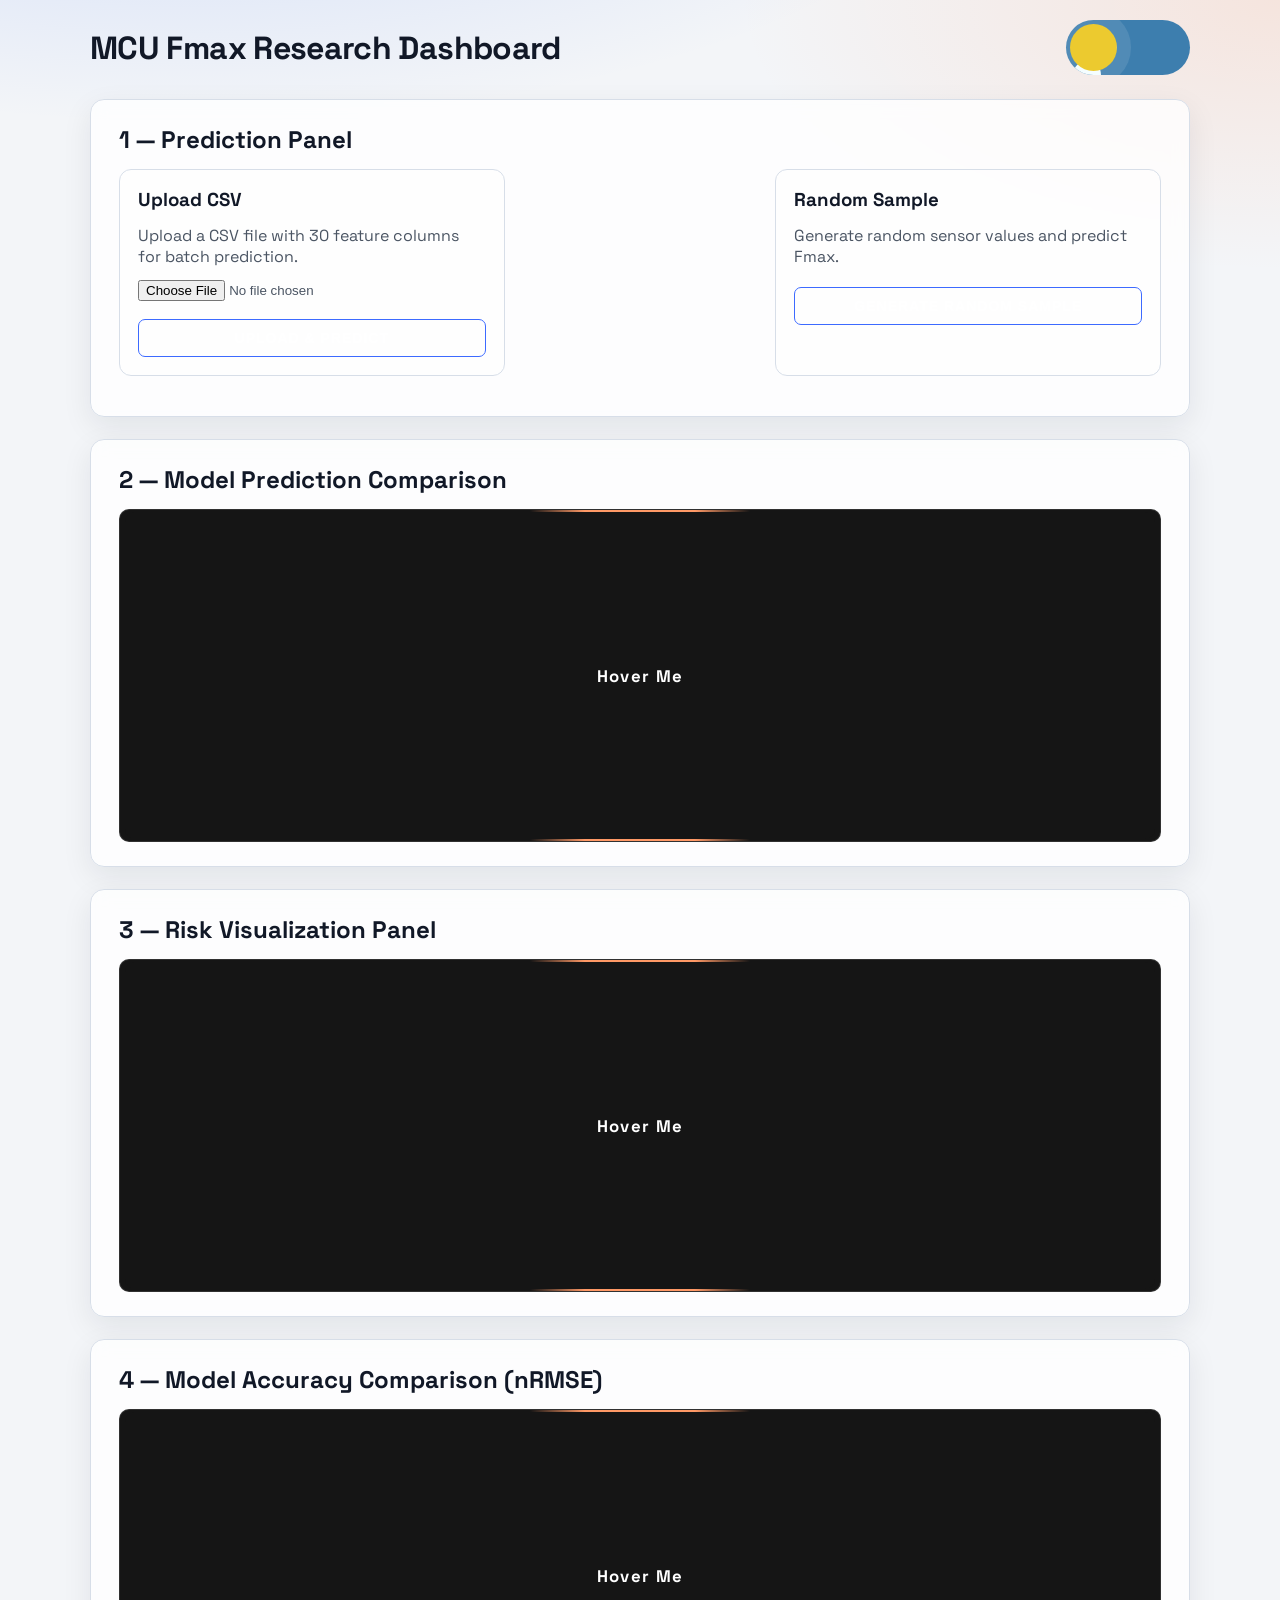
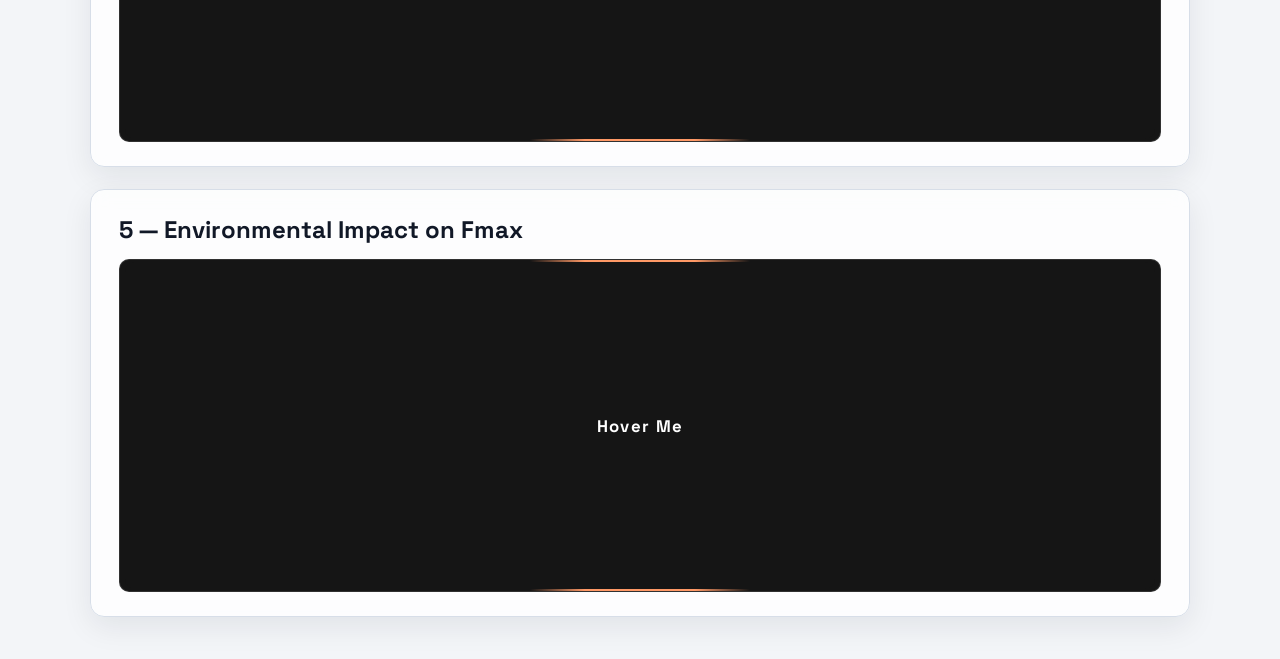
<file: web/index.html>
<!DOCTYPE html>
<html lang="en">
<head>
    <meta charset="UTF-8">
    <meta name="viewport" content="width=device-width, initial-scale=1.0">
    <title>MCU Fmax Research Dashboard</title>
    <link rel="stylesheet" href="style.css">
    <script src="https://cdn.plot.ly/plotly-2.27.0.min.js"></script>
</head>
<body>
    <div class="container">
        <div class="topbar">
            <h1>MCU Fmax Research Dashboard</h1>
            <label class="theme-switch" title="Toggle theme">
                <input type="checkbox" class="theme-switch__checkbox" id="theme-toggle">
                <div class="theme-switch__container">
                    <div class="theme-switch__clouds"></div>
                    <div class="theme-switch__stars-container">
                        <svg xmlns="http://www.w3.org/2000/svg" viewBox="0 0 144 55" fill="none">
                            <path fill-rule="evenodd" clip-rule="evenodd" d="M135.831 3.00688C135.055 3.85027 134.111 4.29946 133 4.35447C134.111 4.40947 135.055 4.85867 135.831 5.71123C136.607 6.55462 136.996 7.56303 136.996 8.72727C136.996 7.95722 137.172 7.25134 137.525 6.59129C137.886 5.93124 138.372 5.39954 138.98 5.00535C139.598 4.60199 140.268 4.39114 141 4.35447C139.88 4.2903 138.936 3.85027 138.16 3.00688C137.384 2.16348 136.996 1.16425 136.996 0C136.996 1.16425 136.607 2.16348 135.831 3.00688Z" fill="currentColor"></path>
                        </svg>
                    </div>
                    <div class="theme-switch__circle-container">
                        <div class="theme-switch__sun-moon-container">
                            <div class="theme-switch__moon">
                                <div class="theme-switch__spot"></div>
                                <div class="theme-switch__spot"></div>
                                <div class="theme-switch__spot"></div>
                            </div>
                        </div>
                    </div>
                </div>
            </label>
        </div>

        <!-- Section 1: Prediction Panel -->
        <section class="section">
            <h2>1 &mdash; Prediction Panel</h2>
            <div class="actions">
                <div class="action-card">
                    <h3>Upload CSV</h3>
                    <p>Upload a CSV file with 30 feature columns for batch prediction.</p>
                    <input type="file" id="csv-file" accept=".csv">
                    <button id="upload-btn">Upload &amp; Predict</button>
                    <button id="download-btn" class="secondary hidden">Download Results CSV</button>
                </div>
                <div class="action-card">
                    <h3>Random Sample</h3>
                    <p>Generate random sensor values and predict Fmax.</p>
                    <button id="random-btn">Generate Random Sample</button>
                </div>
            </div>

            <div id="random-sample" class="sample-box hidden">
                <h3>Generated Sample</h3>
                <div id="sample-values" class="sample-grid"></div>
            </div>

            <div id="results" class="results hidden">
                <h3>Prediction Results</h3>
                <div id="model-controls" class="model-controls hidden">
                    <div class="radio-input">
                        <div class="glass"><div class="glass-inner"></div></div>
                        <div class="selector">
                            <div class="choice">
                                <div>
                                    <input class="choice-circle" checked value="SMON Only" name="model-selector" id="model-one" type="radio" />
                                    <div class="ball"></div>
                                </div>
                                <label for="model-one" class="choice-name">1</label>
                            </div>
                            <div class="choice">
                                <div>
                                    <input class="choice-circle" value="SMON + Env" name="model-selector" id="model-two" type="radio" />
                                    <div class="ball"></div>
                                </div>
                                <label for="model-two" class="choice-name">2</label>
                            </div>
                            <div class="choice">
                                <div>
                                    <input class="choice-circle" value="SMON+Env+cluster" name="model-selector" id="model-three" type="radio" />
                                    <div class="ball"></div>
                                </div>
                                <label for="model-three" class="choice-name">3</label>
                            </div>
                        </div>
                    </div>
                </div>
                <table id="results-table">
                    <thead>
                        <tr>
                            <th>#</th>
                            <th>Predicted Fmax</th>
                            <th>Uncertainty</th>
                            <th>Confidence Lower</th>
                            <th>Confidence Upper</th>
                        </tr>
                    </thead>
                    <tbody></tbody>
                </table>

                <div id="model-comparison" class="model-comparison hidden">
                    <h3>Model Risk Comparison</h3>
                    <table id="model-compare-table">
                        <thead>
                            <tr>
                                <th>Model</th>
                                <th>Prediction (GHz)</th>
                                <th>Uncertainty (GHz)</th>
                                <th>Risk</th>
                                <th>nRMSE</th>
                                <th>Recommendation</th>
                            </tr>
                        </thead>
                        <tbody></tbody>
                    </table>
                </div>
            </div>

            <div id="error" class="error hidden"></div>
        </section>

        <!-- Section 2: Model Comparison Graph -->
        <section class="section">
            <h2>2 &mdash; Model Prediction Comparison</h2>
            <div class="chart-card card">
                <div class="content">
                    <div class="back"><div class="back-content"><strong>Hover Me</strong></div></div>
                    <div class="front">
                        <div class="front-content">
                            <div class="chart-loader" id="loader-model-comparison"><div class="honeycomb"><div></div><div></div><div></div><div></div><div></div><div></div><div></div></div></div>
                            <div id="model-comparison-chart" class="chart-box"></div>
                        </div>
                    </div>
                </div>
            </div>
        </section>

        <!-- Section 3: Risk Visualization Panel -->
        <section class="section">
            <h2>3 &mdash; Risk Visualization Panel</h2>
            <div class="chart-card card">
                <div class="content">
                    <div class="back"><div class="back-content"><strong>Hover Me</strong></div></div>
                    <div class="front">
                        <div class="front-content">
                            <div class="chart-loader" id="loader-risk"><div class="honeycomb"><div></div><div></div><div></div><div></div><div></div><div></div><div></div></div></div>
                            <div id="risk-panel" class="risk-grid"></div>
                        </div>
                    </div>
                </div>
            </div>
        </section>

        <!-- Section 4: nRMSE Comparison -->
        <section class="section">
            <h2>4 &mdash; Model Accuracy Comparison (nRMSE)</h2>
            <div class="chart-card card">
                <div class="content">
                    <div class="back"><div class="back-content"><strong>Hover Me</strong></div></div>
                    <div class="front">
                        <div class="front-content">
                            <div class="chart-loader" id="loader-nrmse"><div class="honeycomb"><div></div><div></div><div></div><div></div><div></div><div></div><div></div></div></div>
                            <div id="nrmse-chart" class="chart-box"></div>
                        </div>
                    </div>
                </div>
            </div>
        </section>

        <!-- Section 5: Environmental Impact -->
        <section class="section">
            <h2>5 &mdash; Environmental Impact on Fmax</h2>
            <div class="chart-card card">
                <div class="content">
                    <div class="back"><div class="back-content"><strong>Hover Me</strong></div></div>
                    <div class="front">
                        <div class="front-content">
                            <div class="chart-loader" id="loader-env-impact"><div class="honeycomb"><div></div><div></div><div></div><div></div><div></div><div></div><div></div></div></div>
                            <div id="env-impact-chart" class="chart-box"></div>
                        </div>
                    </div>
                </div>
            </div>
        </section>
    </div>

    <script src="script.js"></script>
</body>
</html>
</file>
<file: web/style.css>
@import url("https://fonts.googleapis.com/css2?family=Space+Grotesk:wght@400;500;600;700&display=swap");

:root {
  --bg: #f3f5f8;
  --panel: rgba(255, 255, 255, 0.78);
  --text: #111827;
  --muted: #4b5563;
  --stroke: #d7dee8;
  --primary: #2f6bff;
  --secondary: #0f3460;
  --success: #2e7d32;
}

body.theme-dark {
  --bg: #0b1220;
  --panel: rgba(20, 28, 45, 0.75);
  --text: #e5e7eb;
  --muted: #aab4c2;
  --stroke: #2d3952;
  --primary: #7aa2ff;
  --secondary: #2e4674;
  --success: #5ecf70;
}

* { box-sizing: border-box; margin: 0; padding: 0; }

body {
  font-family: "Space Grotesk", sans-serif;
  color: var(--text);
  padding: 20px;
  background:
    radial-gradient(1200px 500px at 15% -10%, rgba(47, 107, 255, 0.20), transparent 70%),
    radial-gradient(900px 450px at 100% 0%, rgba(255, 153, 102, 0.18), transparent 60%),
    var(--bg);
  transition: background-color .35s ease, color .35s ease;
}

.container { max-width: 1100px; margin: 0 auto; }

.topbar {
  display: flex;
  justify-content: space-between;
  align-items: center;
  margin-bottom: 24px;
}

.topbar .theme-switch {
  margin-left: auto;
}

h1 {
  font-size: clamp(2rem, 2.4vw, 2.8rem);
  font-weight: 700;
  letter-spacing: -0.02em;
  color: var(--text);
}

.section {
  background: var(--panel);
  border: 1px solid var(--stroke);
  backdrop-filter: blur(8px);
  border-radius: 14px;
  padding: 24px 28px;
  margin-bottom: 22px;
  box-shadow: 0 10px 30px rgba(10, 22, 40, 0.08);
}

.section h2, h3 { color: var(--text); margin-bottom: 14px; }

.actions { display: grid; grid-template-columns: 37% 37%; justify-content: space-between; gap: 18px; margin-bottom: 16px; }

@media (max-width: 900px) {
  .actions { grid-template-columns: 1fr; }
}

.action-card {
  border: 1px solid var(--stroke);
  border-radius: 12px;
  padding: 18px;
  background: rgba(255,255,255,0.35);
}

body.theme-dark .action-card { background: rgba(16,24,40,0.45); }

.action-card p { color: var(--muted); margin-bottom: 12px; }
.action-card input[type="file"] { margin-bottom: 10px; color: var(--muted); }

.sample-box {
  margin-top: 12px;
  border: 1px solid var(--stroke);
  border-radius: 10px;
  background: rgba(47, 107, 255, 0.08);
  padding: 14px;
}

.sample-grid { display: grid; grid-template-columns: repeat(auto-fill, minmax(155px, 1fr)); gap: 7px; font-size: 0.85rem; }
.results { margin-top: 14px; }

table { width: 100%; border-collapse: collapse; margin-top: 10px; }
th, td { border: 1px solid var(--stroke); padding: 8px 12px; text-align: center; }
th { background: var(--secondary); color: #fff; }
tr:nth-child(even) { background: rgba(148, 163, 184, 0.09); }

.model-comparison { margin-top: 14px; }
.badge-recommended { display:inline-block; padding:4px 8px; border-radius:999px; font-size:.8rem; font-weight:600; color:#fff; background-color:var(--success); }

.chart-box { width: 100%; min-height: 360px; }
.risk-grid { display:grid; grid-template-columns: repeat(auto-fit, minmax(220px, 1fr)); gap: 12px; }
.risk-card { border:1px solid var(--stroke); border-radius:10px; padding:12px; background: rgba(255,255,255,0.30); }
body.theme-dark .risk-card { background: rgba(15,23,42,0.5); }
.risk-card h4 { margin-bottom: 8px; }
.risk-card p { margin: 4px 0; color: var(--muted); }
.risk-pill { display:inline-block; padding:3px 10px; border-radius:999px; color:#fff; font-size:.82rem; font-weight:700; }
.risk-high { background:#c62828; }
.risk-medium { background:#f9a825; color:#1a1a1a; }
.risk-low { background:#2e7d32; }

.error { margin-top: 14px; padding: 10px; border-radius: 7px; background:#ffebee; color:#c62828; }
.hidden { display: none !important; }

/* Template 1: hover card wrapper adapted for graph blocks */
.chart-card.card {
  overflow: visible;
  width: 100%;
  height: 37vh;
  min-height: 300px;
  max-height: 460px;
  position: relative;
  perspective: 1400px;
}

.chart-card .content {
  position: relative;
  width: 100%;
  height: 100%;
  transform-style: preserve-3d;
  transition: transform 320ms;
  border-radius: 10px;
}
.chart-card .front, .chart-card .back {
  background-color: #151515;
  position: absolute;
  inset: 0;
  backface-visibility: hidden;
  border-radius: 10px;
  overflow: hidden;
  border: 1px solid rgba(255,255,255,0.12);
}
.chart-card .back { display: flex; align-items: center; justify-content: center; }
.chart-card .back::before {
  position: absolute;
  content: "";
  display: block;
  width: 220px;
  height: 170%;
  background: linear-gradient(90deg, transparent, #ff9966, #ff9966, #ff9966, transparent);
  animation: rotation_481 5000ms infinite linear;
}
.chart-card .back-content {
  position: absolute;
  width: 99%;
  height: 99%;
  background-color: #151515;
  border-radius: 10px;
  color: #fff;
  display: flex;
  align-items: center;
  justify-content: center;
  letter-spacing: .08em;
}
.chart-card:hover .content,
.chart-card.is-flipped .content,
.chart-card:focus-within .content { transform: rotateY(180deg); }

.chart-card .front {
  transform: rotateY(180deg);
  color: #fff;
  background: rgba(248, 250, 252, 0.98);
}

body.theme-dark .chart-card .front {
  background: rgba(15, 23, 42, 0.98);
}

.chart-card .front .front-content {
  position: absolute;
  inset: 0;
  padding: 10px;
}

.chart-card .back-content strong {
  font-size: 1.05rem;
  color: #ffffff !important;
}

.chart-card .back-content {
  color: #ffffff !important;
}

@keyframes rotation_481 { 0% { transform: rotateZ(0deg);} 100% { transform: rotateZ(360deg);} }

/* Template 2: radio selector */
.model-controls { margin: 8px 0 12px; }
.radio-input { display: flex; height: 130px; align-items: center; }
.glass {
  z-index: 2;
  height: 100%;
  width: 62px;
  margin-right: 18px;
  padding: 7px;
  background-color: rgba(190, 189, 189, 0.35);
  border-radius: 30px;
  box-shadow: rgba(50, 50, 93, 0.18) 0px 12px 24px -8px;
  backdrop-filter: blur(8px);
}
.glass-inner { width: 100%; height: 100%; border: 6px solid rgba(245,245,245,0.45); border-radius: 24px; }
.selector { display: flex; flex-direction: column; }
.choice { margin: 7px 0; display: flex; align-items: center; }
.choice > div { position: relative; width: 32px; height: 32px; margin-right: 10px; }
.choice-circle {
  appearance: none;
  width: 100%;
  height: 100%;
  border-radius: 100%;
  border: 6px solid rgba(245,245,245,0.45);
  cursor: pointer;
}
.ball {
  position: absolute;
  inset: 0;
  transform: translateX(-70px);
  border-radius: 100%;
  transition: transform 650ms cubic-bezier(1, -0.4, 0, 1.4);
  background-color: rgba(232,232,232,1);
}
.choice-circle:checked + .ball { transform: translateX(0px); }
.choice-name { color: var(--text); font-size: 22px; font-weight: 700; font-family: "Space Grotesk", sans-serif; cursor: pointer; }

/* Template 3: theme switch */
.theme-switch {
  --toggle-size: 22px;
  --container-width: 5.625em;
  --container-height: 2.5em;
  --container-radius: 6.25em;
  --container-light-bg: #3d7eae;
  --container-night-bg: #1d1f2c;
  --circle-container-diameter: 3.375em;
  --sun-moon-diameter: 2.125em;
  --sun-bg: #ecca2f;
  --moon-bg: #c4c9d1;
  --spot-color: #959db1;
  --circle-container-offset: calc((var(--circle-container-diameter) - var(--container-height)) / 2 * -1);
  --stars-color: #fff;
  --clouds-color: #f3fdff;
  --back-clouds-color: #aacadf;
  --transition: 0.5s cubic-bezier(0, -0.02, 0.4, 1.25);
  --circle-transition: 0.3s cubic-bezier(0, -0.02, 0.35, 1.17);
}
.theme-switch,
.theme-switch *,
.theme-switch *::before,
.theme-switch *::after {
  box-sizing: border-box;
  margin: 0;
  padding: 0;
  font-size: var(--toggle-size);
}

.theme-switch {
  display: inline-flex;
  align-items: center;
}
.theme-switch__container {
  width: var(--container-width);
  height: var(--container-height);
  background-color: var(--container-light-bg);
  border-radius: var(--container-radius);
  overflow: hidden;
  cursor: pointer;
  transition: var(--transition);
  position: relative;
}
.theme-switch__checkbox {
  position: absolute;
  opacity: 0;
  width: 1px;
  height: 1px;
  pointer-events: none;
}
.theme-switch__circle-container {
  width: var(--circle-container-diameter);
  height: var(--circle-container-diameter);
  background-color: rgba(255,255,255,0.1);
  position: absolute;
  left: var(--circle-container-offset);
  top: var(--circle-container-offset);
  border-radius: var(--container-radius);
  display: flex;
  transition: var(--circle-transition);
}
.theme-switch__sun-moon-container {
  position: relative;
  width: var(--sun-moon-diameter);
  height: var(--sun-moon-diameter);
  margin: auto;
  border-radius: var(--container-radius);
  background-color: var(--sun-bg);
  overflow: hidden;
  transition: var(--transition);
}
.theme-switch__moon {
  transform: translateX(100%);
  width: 100%;
  height: 100%;
  background-color: var(--moon-bg);
  border-radius: inherit;
  transition: var(--transition);
  position: relative;
}
.theme-switch__spot {
  position: absolute;
  top: 0.75em;
  left: 0.312em;
  width: 0.75em;
  height: 0.75em;
  border-radius: var(--container-radius);
  background-color: var(--spot-color);
}
.theme-switch__spot:nth-of-type(2) { width: 0.375em; height: 0.375em; top: 0.937em; left: 1.375em; }
.theme-switch__spot:nth-last-of-type(3) { width: 0.25em; height: 0.25em; top: 0.312em; left: 0.812em; }
.theme-switch__clouds {
  width: 1.25em;
  height: 1.25em;
  background-color: var(--clouds-color);
  border-radius: var(--container-radius);
  position: absolute;
  bottom: -0.625em;
  left: 0.312em;
}
.theme-switch__stars-container {
  position: absolute;
  color: var(--stars-color);
  top: -100%;
  left: 0.312em;
  width: 2.75em;
  transition: var(--transition);
}
.theme-switch__checkbox:checked + .theme-switch__container { background-color: var(--container-night-bg); }
.theme-switch__checkbox:checked + .theme-switch__container .theme-switch__circle-container { left: calc(100% - var(--circle-container-offset) - var(--circle-container-diameter)); }
.theme-switch__checkbox:checked + .theme-switch__container .theme-switch__moon { transform: translate(0); }
.theme-switch__checkbox:checked + .theme-switch__container .theme-switch__clouds { bottom: -4.062em; }
.theme-switch__checkbox:checked + .theme-switch__container .theme-switch__stars-container { top: 50%; transform: translateY(-50%); }

/* Template 4: buttons */
button {
  position: relative;
  padding: 10px 20px;
  border-radius: 7px;
  border: 1px solid rgb(61, 106, 255);
  font-size: 14px;
  text-transform: uppercase;
  font-weight: 600;
  letter-spacing: 1px;
  background: transparent;
  color: #fff;
  overflow: hidden;
  box-shadow: 0 0 0 0 transparent;
  transition: all 0.2s ease-in;
  width: 100%;
  margin-top: 8px;
}
button:hover {
  background: rgb(61, 106, 255);
  box-shadow: 0 0 30px 5px rgba(0, 142, 236, 0.45);
}
button:hover::before { animation: sh02 0.5s 0s linear; }
button::before {
  content: "";
  display: block;
  width: 0px;
  height: 86%;
  position: absolute;
  top: 7%;
  left: 0%;
  opacity: 0;
  background: #fff;
  box-shadow: 0 0 50px 30px #fff;
  transform: skewX(-20deg);
}
@keyframes sh02 {
  from { opacity: 0; left: 0%; }
  50% { opacity: 1; }
  to { opacity: 0; left: 100%; }
}
button.secondary { border-color: #2e7d32; }
button.secondary:hover { background: #2e7d32; box-shadow: 0 0 30px 5px rgba(46,125,50,0.45); }

/* Template 5: loading */
.chart-loader {
  display: flex;
  align-items: center;
  justify-content: center;
  min-height: 340px;
  position: absolute;
  inset: 0;
  z-index: 10;
  background: rgba(10, 15, 26, 0.45);
}
@keyframes honeycomb {
  0%,20%,80%,100% { opacity: 0; transform: scale(0); }
  30%,70% { opacity: 1; transform: scale(1); }
}
.honeycomb { height: 24px; position: relative; width: 24px; }
.honeycomb div { animation: honeycomb 2.1s infinite backwards; background: #f3f3f3; height: 12px; margin-top: 6px; position: absolute; width: 24px; }
.honeycomb div:after, .honeycomb div:before { content: ""; border-left: 12px solid transparent; border-right: 12px solid transparent; position: absolute; left: 0; right: 0; }
.honeycomb div:after { top: -6px; border-bottom: 6px solid #f3f3f3; }
.honeycomb div:before { bottom: -6px; border-top: 6px solid #f3f3f3; }
.honeycomb div:nth-child(1) { animation-delay: 0s; left: -28px; top: 0; }
.honeycomb div:nth-child(2) { animation-delay: 0.1s; left: -14px; top: 22px; }
.honeycomb div:nth-child(3) { animation-delay: 0.2s; left: 14px; top: 22px; }
.honeycomb div:nth-child(4) { animation-delay: 0.3s; left: 28px; top: 0; }
.honeycomb div:nth-child(5) { animation-delay: 0.4s; left: 14px; top: -22px; }
.honeycomb div:nth-child(6) { animation-delay: 0.5s; left: -14px; top: -22px; }
.honeycomb div:nth-child(7) { animation-delay: 0.6s; left: 0; top: 0; }

/* hide loaders after ready */
.chart-loader.hidden { display: none !important; }

@media (max-width: 860px) {
  .actions { grid-template-columns: 1fr; }
  .topbar { flex-direction: column; align-items: flex-start; gap: 12px; }
  .chart-card.card { height: 460px; }
  .choice-name { font-size: 18px; }
}
</file>
